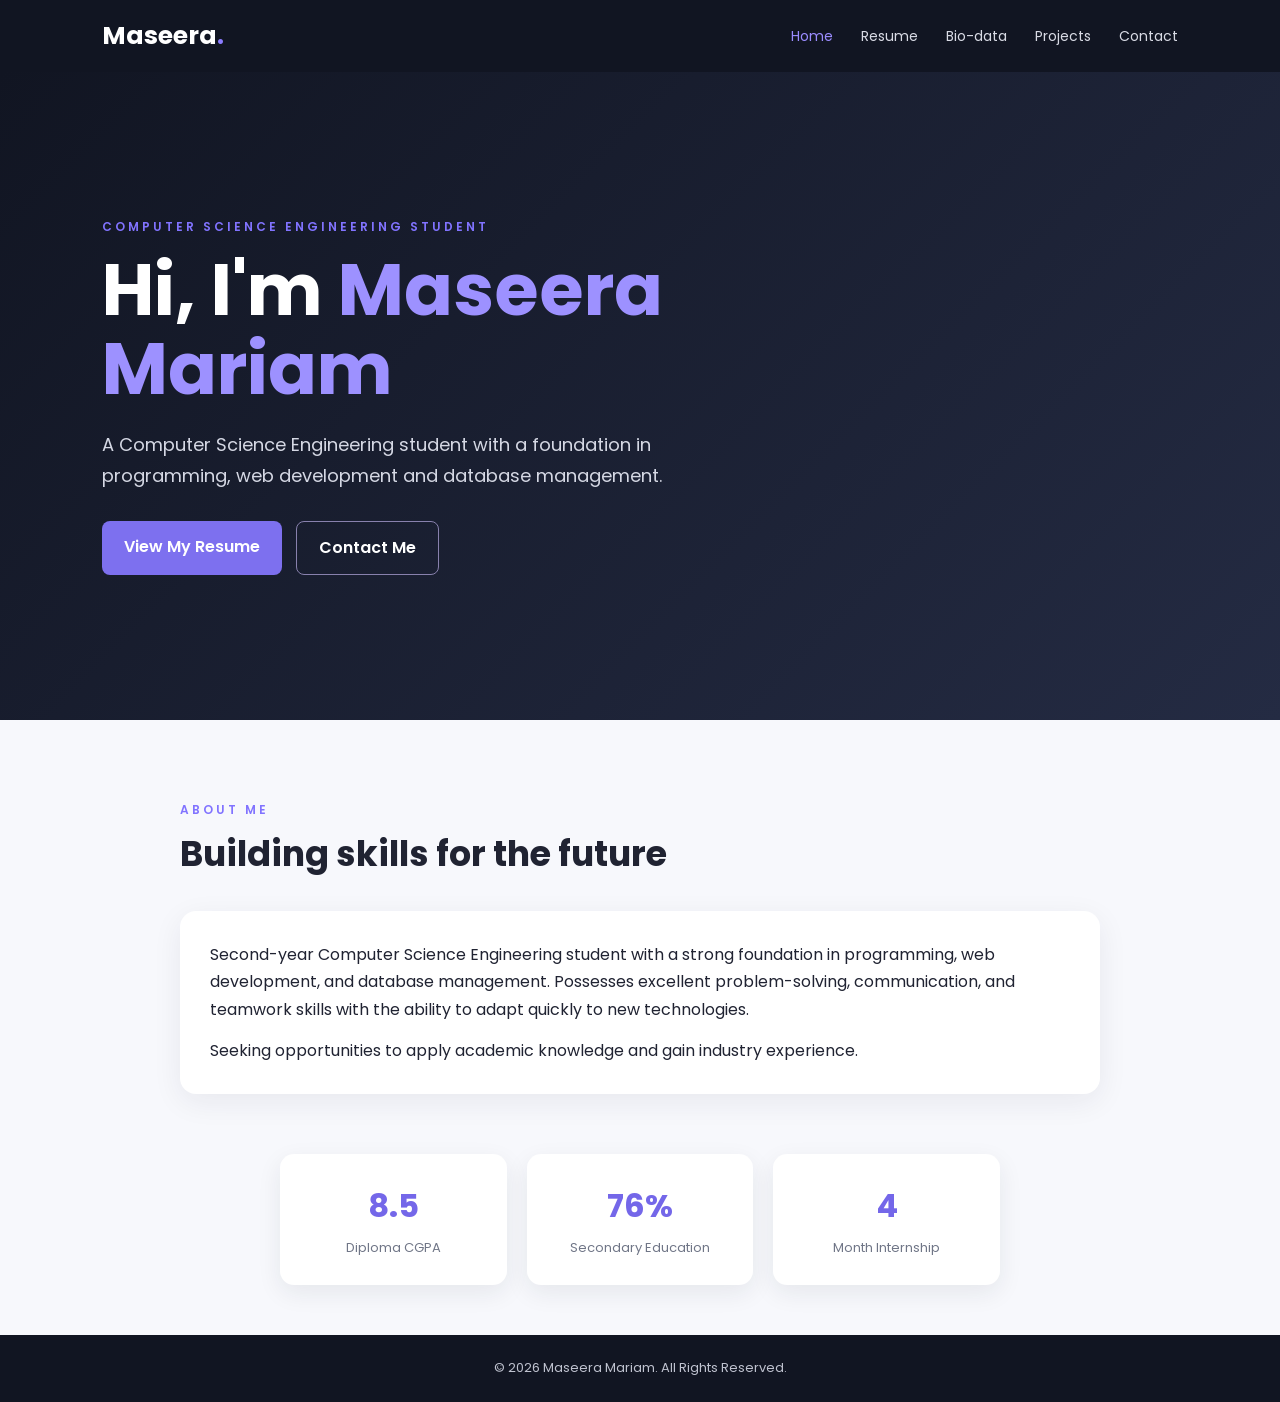
<file: index.html>
<!DOCTYPE html>
<html lang="en">
<head>
    <meta charset="UTF-8">
    <meta name="viewport" content="width=device-width, initial-scale=1.0">
    <title>Maseera Mariam | Portfolio</title>
    <link rel="stylesheet" href="style.css">
</head>
<body>
<header>
    <nav class="navbar">
        <a class="logo" href="index.html">Maseera<span>.</span></a>
        <button class="menu-btn" id="menuBtn">☰</button>
        <ul class="nav-links" id="navLinks">
            <li><a class="active" href="index.html">Home</a></li>
            <li><a href="resume.html">Resume</a></li>
            <li><a href="biodata.html">Bio-data</a></li>
            <li><a href="projects.html">Projects</a></li>
            <li><a href="contact.html">Contact</a></li>
        </ul>
    </nav>
</header>

<main>
<section class="hero">
    <div class="hero-content">
        <p class="eyebrow">COMPUTER SCIENCE ENGINEERING STUDENT</p>
        <h1>Hi, I'm <span>Maseera Mariam</span></h1>
        <p class="hero-text">A Computer Science Engineering student with a foundation in programming, web development and database management.</p>
        <div class="buttons">
            <a class="btn" href="resume.html">View My Resume</a>
            <a class="btn outline" href="contact.html">Contact Me</a>
        </div>
    </div>
</section>

<section class="section">
    <div class="section-heading">
        <p class="eyebrow">ABOUT ME</p>
        <h2>Building skills for the future</h2>
    </div>
    <div class="about-card">
        <p>Second-year Computer Science Engineering student with a strong foundation in programming, web development, and database management. Possesses excellent problem-solving, communication, and teamwork skills with the ability to adapt quickly to new technologies.</p>
        <p>Seeking opportunities to apply academic knowledge and gain industry experience.</p>
    </div>
</section>

<section class="stats">
    <div><strong>8.5</strong><span>Diploma CGPA</span></div>
    <div><strong>76%</strong><span>Secondary Education</span></div>
    <div><strong>4</strong><span>Month Internship</span></div>
</section>
</main>

<footer>
    <p>© <span id="year"></span> Maseera Mariam. All Rights Reserved.</p>
</footer>

<script src="https://code.jquery.com/jquery-3.7.1.min.js"></script>
<script src="script.js"></script>
</body>
</html>
</file>
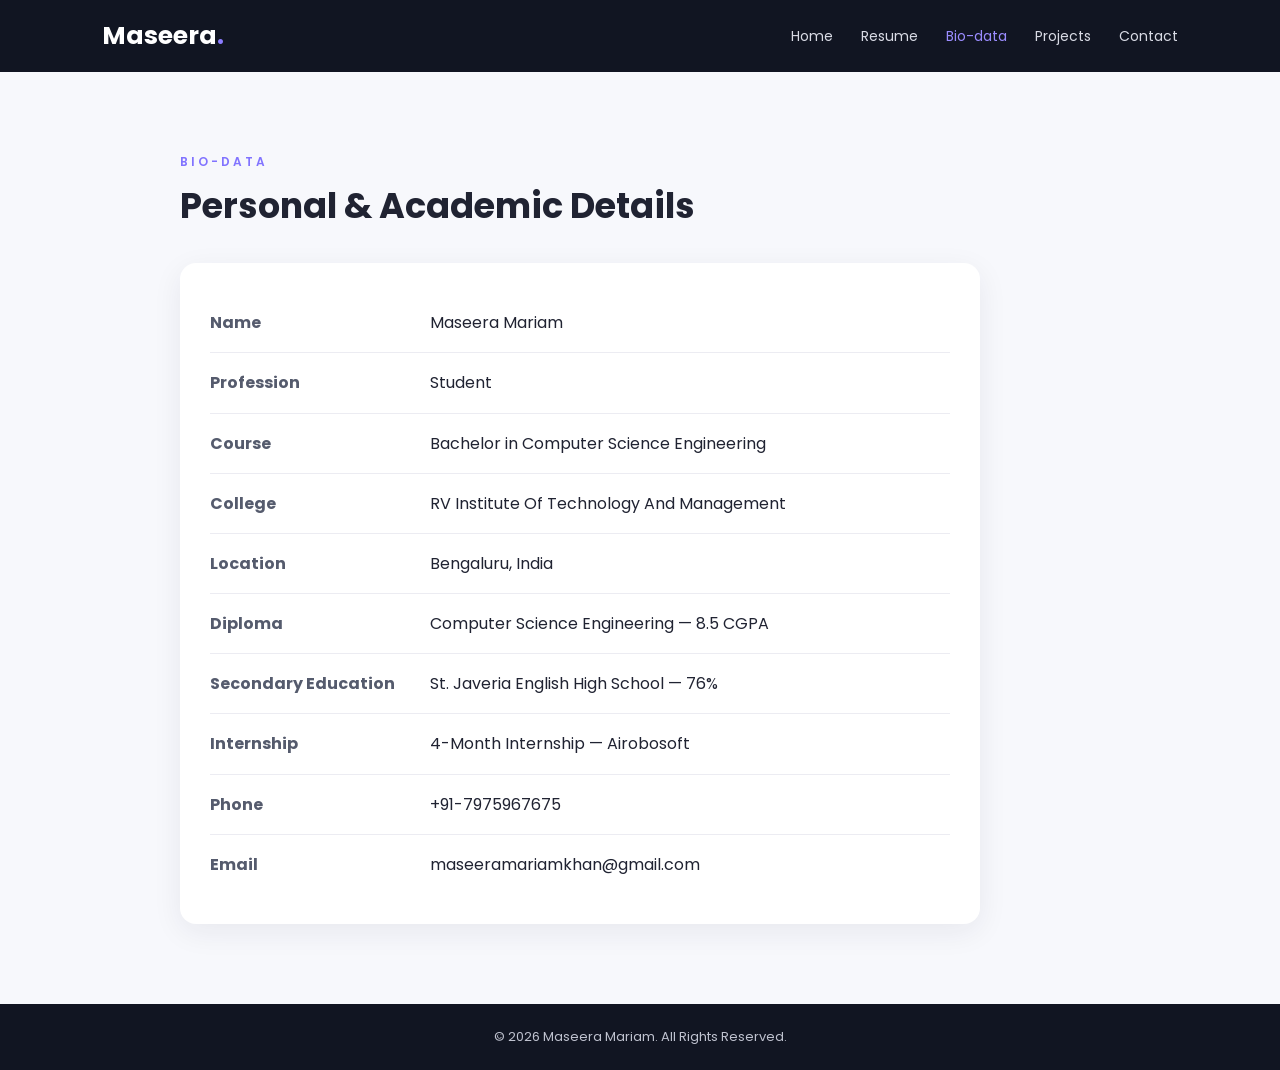
<file: biodata.html>
<!DOCTYPE html>
<html lang="en">
<head>
    <meta charset="UTF-8">
    <meta name="viewport" content="width=device-width, initial-scale=1.0">
    <title>Bio-data | Maseera Mariam</title>
    <link rel="stylesheet" href="style.css">
</head>
<body>
<header>
<nav class="navbar">
    <a class="logo" href="index.html">Maseera<span>.</span></a>
    <button class="menu-btn" id="menuBtn">☰</button>
    <ul class="nav-links" id="navLinks">
        <li><a href="index.html">Home</a></li>
        <li><a href="resume.html">Resume</a></li>
        <li><a class="active" href="biodata.html">Bio-data</a></li>
        <li><a href="projects.html">Projects</a></li>
        <li><a href="contact.html">Contact</a></li>
    </ul>
</nav>
</header>

<main class="page">
<section class="section">
    <div class="section-heading">
        <p class="eyebrow">BIO-DATA</p>
        <h1>Personal & Academic Details</h1>
    </div>

    <div class="biodata-card">
        <div class="bio-row"><strong>Name</strong><span>Maseera Mariam</span></div>
        <div class="bio-row"><strong>Profession</strong><span>Student</span></div>
        <div class="bio-row"><strong>Course</strong><span>Bachelor in Computer Science Engineering</span></div>
        <div class="bio-row"><strong>College</strong><span>RV Institute Of Technology And Management</span></div>
        <div class="bio-row"><strong>Location</strong><span>Bengaluru, India</span></div>
        <div class="bio-row"><strong>Diploma</strong><span>Computer Science Engineering — 8.5 CGPA</span></div>
        <div class="bio-row"><strong>Secondary Education</strong><span>St. Javeria English High School — 76%</span></div>
        <div class="bio-row"><strong>Internship</strong><span>4-Month Internship — Airobosoft</span></div>
        <div class="bio-row"><strong>Phone</strong><span>+91-7975967675</span></div>
        <div class="bio-row"><strong>Email</strong><span>maseeramariamkhan@gmail.com</span></div>
    </div>
</section>
</main>

<footer><p>© <span id="year"></span> Maseera Mariam. All Rights Reserved.</p></footer>
<script src="https://code.jquery.com/jquery-3.7.1.min.js"></script>
<script src="script.js"></script>
</body>
</html>
</file>
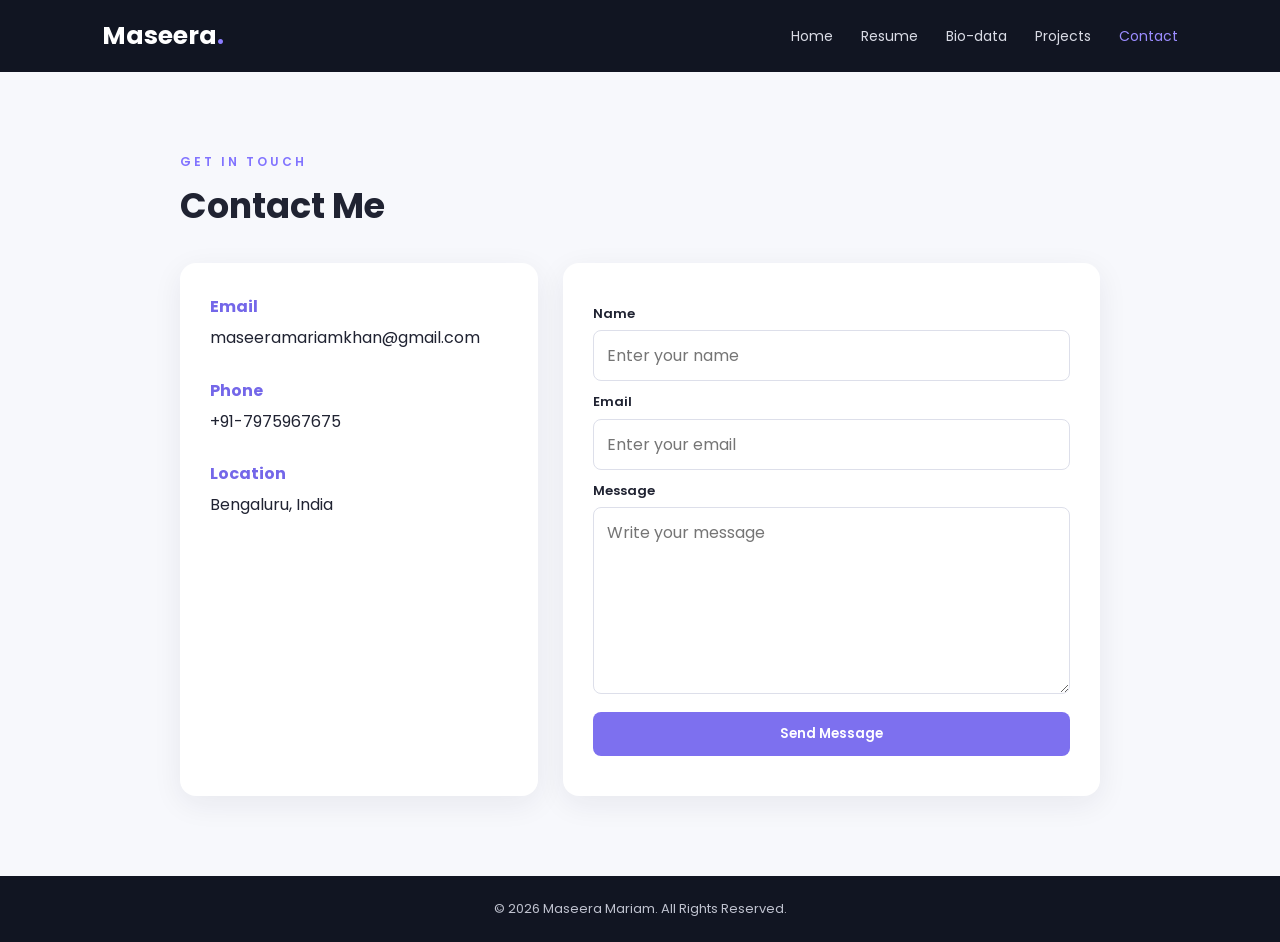
<file: contact.html>
<!DOCTYPE html>
<html lang="en">
<head>
    <meta charset="UTF-8">
    <meta name="viewport" content="width=device-width, initial-scale=1.0">
    <title>Contact | Maseera Mariam</title>
    <link rel="stylesheet" href="style.css">
</head>
<body>
<header>
<nav class="navbar">
    <a class="logo" href="index.html">Maseera<span>.</span></a>
    <button class="menu-btn" id="menuBtn">☰</button>
    <ul class="nav-links" id="navLinks">
        <li><a href="index.html">Home</a></li>
        <li><a href="resume.html">Resume</a></li>
        <li><a href="biodata.html">Bio-data</a></li>
        <li><a href="projects.html">Projects</a></li>
        <li><a class="active" href="contact.html">Contact</a></li>
    </ul>
</nav>
</header>

<main class="page">
<section class="section">
    <div class="section-heading">
        <p class="eyebrow">GET IN TOUCH</p>
        <h1>Contact Me</h1>
    </div>

    <div class="contact-grid">
        <div class="contact-info">
            <div><strong>Email</strong><p>maseeramariamkhan@gmail.com</p></div>
            <div><strong>Phone</strong><p>+91-7975967675</p></div>
            <div><strong>Location</strong><p>Bengaluru, India</p></div>
        </div>

        <form id="contactForm" class="contact-form">
            <label for="name">Name</label>
            <input id="name" type="text" placeholder="Enter your name">

            <label for="email">Email</label>
            <input id="email" type="email" placeholder="Enter your email">

            <label for="message">Message</label>
            <textarea id="message" rows="6" placeholder="Write your message"></textarea>

            <button class="btn" type="submit">Send Message</button>
            <p id="formMessage" class="form-message"></p>
        </form>
    </div>
</section>
</main>

<footer><p>© <span id="year"></span> Maseera Mariam. All Rights Reserved.</p></footer>
<script src="https://code.jquery.com/jquery-3.7.1.min.js"></script>
<script src="script.js"></script>
</body>
</html>
</file>
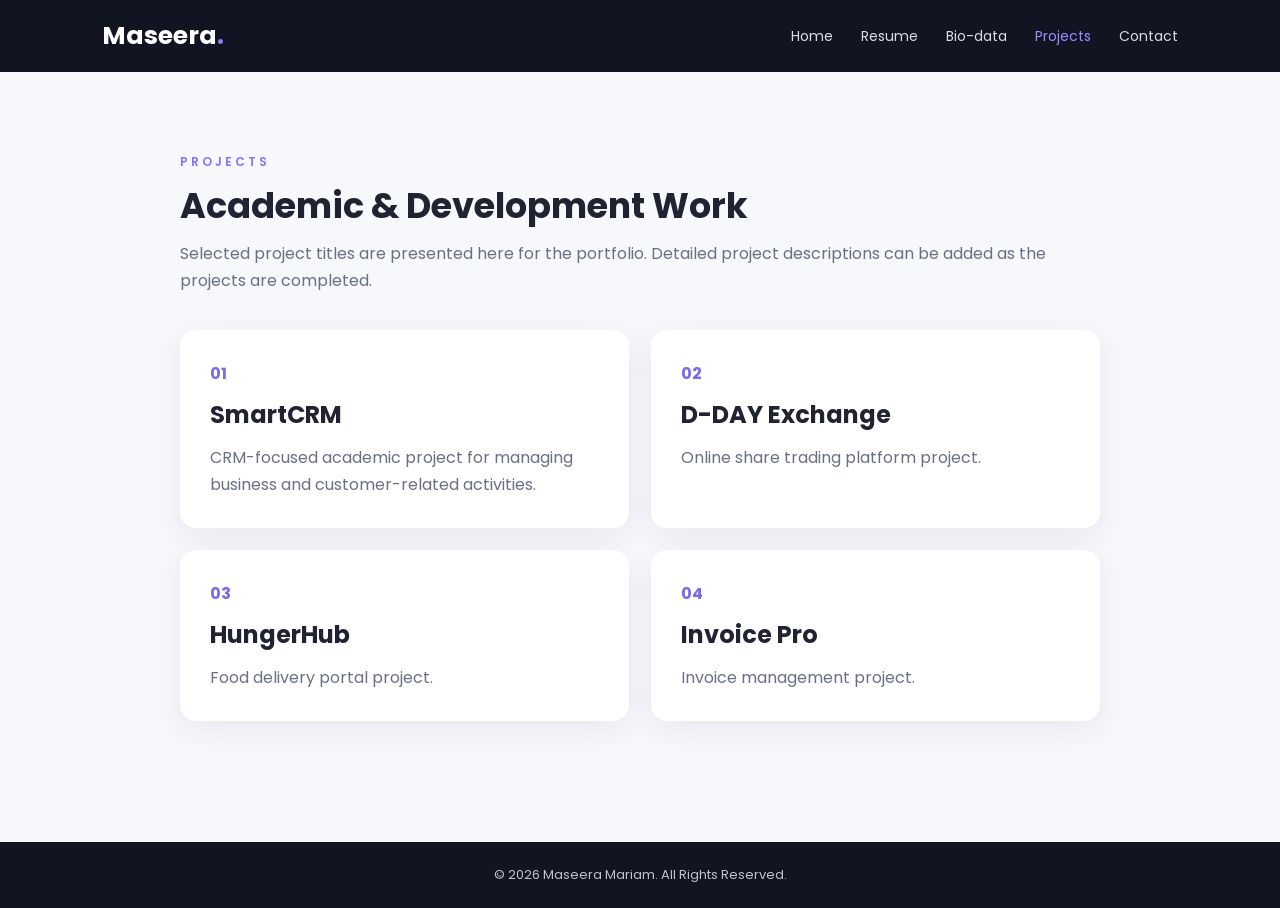
<file: projects.html>
<!DOCTYPE html>
<html lang="en">
<head>
    <meta charset="UTF-8">
    <meta name="viewport" content="width=device-width, initial-scale=1.0">
    <title>Projects | Maseera Mariam</title>
    <link rel="stylesheet" href="style.css">
</head>
<body>
<header>
<nav class="navbar">
    <a class="logo" href="index.html">Maseera<span>.</span></a>
    <button class="menu-btn" id="menuBtn">☰</button>
    <ul class="nav-links" id="navLinks">
        <li><a href="index.html">Home</a></li>
        <li><a href="resume.html">Resume</a></li>
        <li><a href="biodata.html">Bio-data</a></li>
        <li><a class="active" href="projects.html">Projects</a></li>
        <li><a href="contact.html">Contact</a></li>
    </ul>
</nav>
</header>

<main class="page">
<section class="section">
    <div class="section-heading">
        <p class="eyebrow">PROJECTS</p>
        <h1>Academic & Development Work</h1>
        <p>Selected project titles are presented here for the portfolio. Detailed project descriptions can be added as the projects are completed.</p>
    </div>

    <div class="project-grid">
        <article class="project-card"><span>01</span><h2>SmartCRM</h2><p>CRM-focused academic project for managing business and customer-related activities.</p></article>
        <article class="project-card"><span>02</span><h2>D-DAY Exchange</h2><p>Online share trading platform project.</p></article>
        <article class="project-card"><span>03</span><h2>HungerHub</h2><p>Food delivery portal project.</p></article>
        <article class="project-card"><span>04</span><h2>Invoice Pro</h2><p>Invoice management project.</p></article>
    </div>
</section>
</main>

<footer><p>© <span id="year"></span> Maseera Mariam. All Rights Reserved.</p></footer>
<script src="https://code.jquery.com/jquery-3.7.1.min.js"></script>
<script src="script.js"></script>
</body>
</html>
</file>
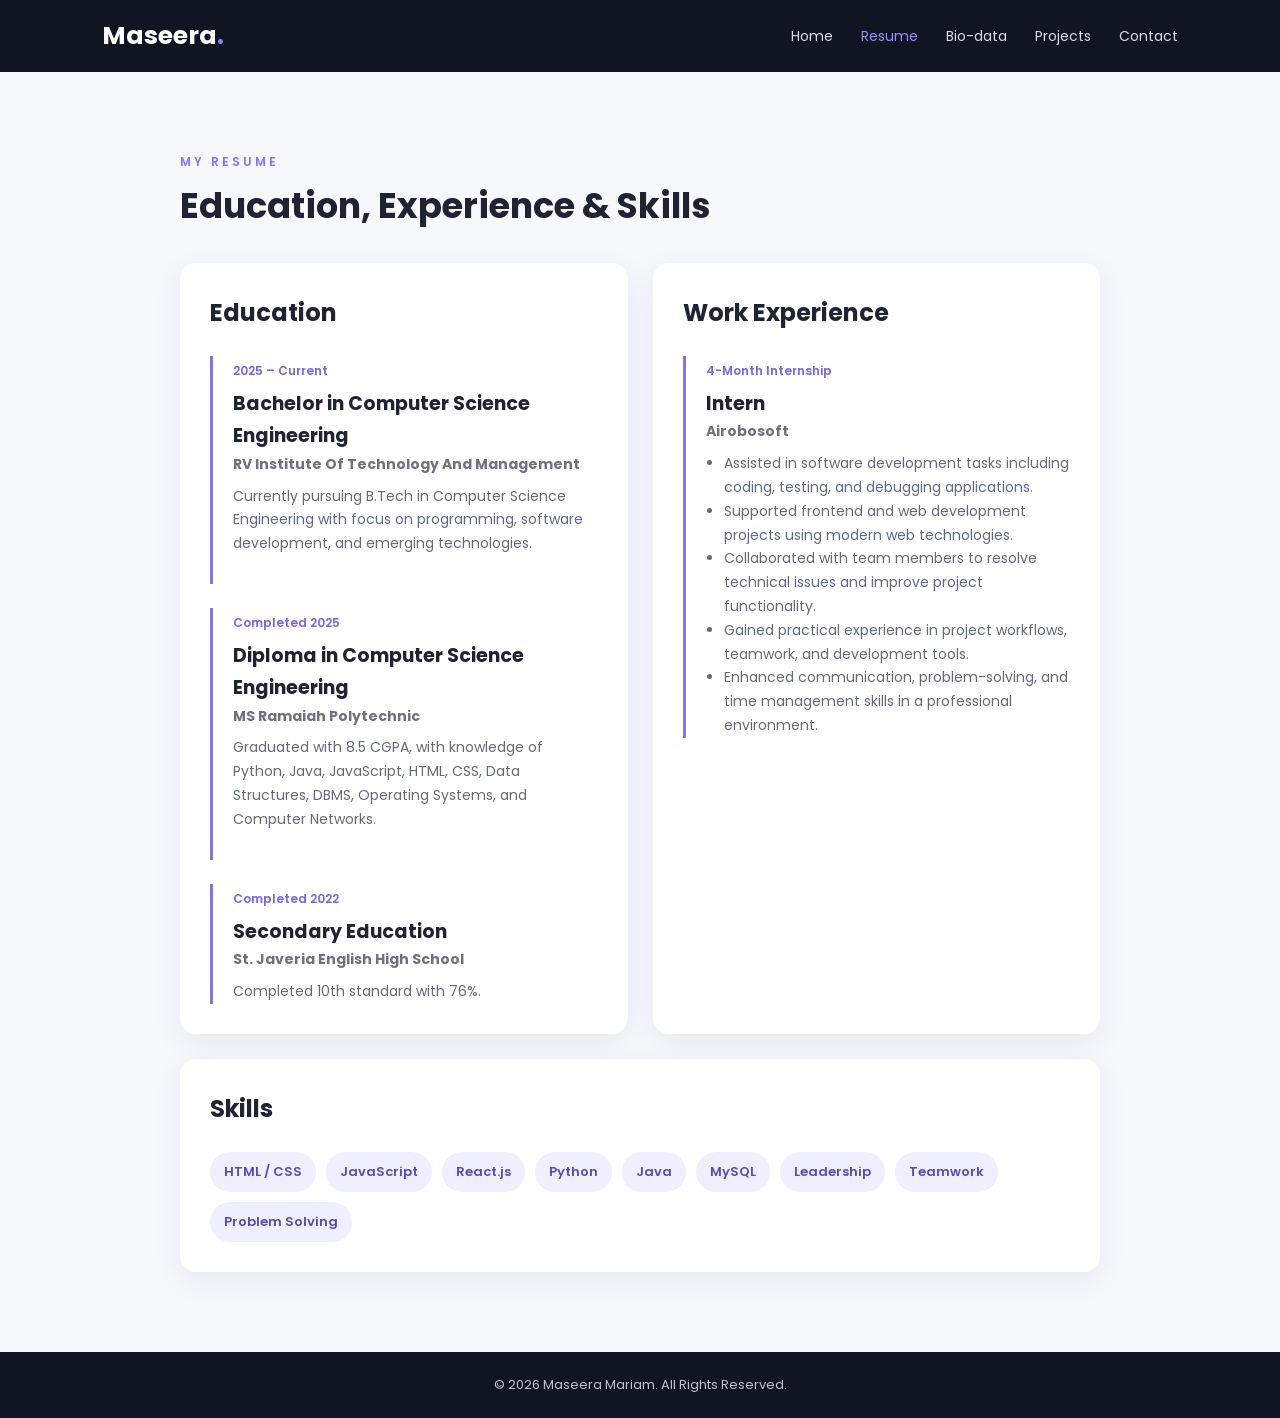
<file: resume.html>
<!DOCTYPE html>
<html lang="en">
<head>
    <meta charset="UTF-8">
    <meta name="viewport" content="width=device-width, initial-scale=1.0">
    <title>Resume | Maseera Mariam</title>
    <link rel="stylesheet" href="style.css">
</head>
<body>
<header>
<nav class="navbar">
    <a class="logo" href="index.html">Maseera<span>.</span></a>
    <button class="menu-btn" id="menuBtn">☰</button>
    <ul class="nav-links" id="navLinks">
        <li><a href="index.html">Home</a></li>
        <li><a class="active" href="resume.html">Resume</a></li>
        <li><a href="biodata.html">Bio-data</a></li>
        <li><a href="projects.html">Projects</a></li>
        <li><a href="contact.html">Contact</a></li>
    </ul>
</nav>
</header>

<main class="page">
<section class="section">
    <div class="section-heading">
        <p class="eyebrow">MY RESUME</p>
        <h1>Education, Experience & Skills</h1>
    </div>

    <div class="resume-grid">
        <div class="resume-card">
            <h2>Education</h2>
            <article class="timeline-item">
                <span>2025 – Current</span>
                <h3>Bachelor in Computer Science Engineering</h3>
                <h4>RV Institute Of Technology And Management</h4>
                <p>Currently pursuing B.Tech in Computer Science Engineering with focus on programming, software development, and emerging technologies.</p>
            </article>
            <article class="timeline-item">
                <span>Completed 2025</span>
                <h3>Diploma in Computer Science Engineering</h3>
                <h4>MS Ramaiah Polytechnic</h4>
                <p>Graduated with 8.5 CGPA, with knowledge of Python, Java, JavaScript, HTML, CSS, Data Structures, DBMS, Operating Systems, and Computer Networks.</p>
            </article>
            <article class="timeline-item">
                <span>Completed 2022</span>
                <h3>Secondary Education</h3>
                <h4>St. Javeria English High School</h4>
                <p>Completed 10th standard with 76%.</p>
            </article>
        </div>

        <div class="resume-card">
            <h2>Work Experience</h2>
            <article class="timeline-item">
                <span>4-Month Internship</span>
                <h3>Intern</h3>
                <h4>Airobosoft</h4>
                <ul>
                    <li>Assisted in software development tasks including coding, testing, and debugging applications.</li>
                    <li>Supported frontend and web development projects using modern web technologies.</li>
                    <li>Collaborated with team members to resolve technical issues and improve project functionality.</li>
                    <li>Gained practical experience in project workflows, teamwork, and development tools.</li>
                    <li>Enhanced communication, problem-solving, and time management skills in a professional environment.</li>
                </ul>
            </article>
        </div>
    </div>

    <div class="resume-card skills-card">
        <h2>Skills</h2>
        <div class="skill-list">
            <span>HTML / CSS</span><span>JavaScript</span><span>React.js</span>
            <span>Python</span><span>Java</span><span>MySQL</span>
            <span>Leadership</span><span>Teamwork</span><span>Problem Solving</span>
        </div>
    </div>
</section>
</main>

<footer><p>© <span id="year"></span> Maseera Mariam. All Rights Reserved.</p></footer>
<script src="https://code.jquery.com/jquery-3.7.1.min.js"></script>
<script src="script.js"></script>
</body>
</html>
</file>
<file: style.css>
@import url('https://fonts.googleapis.com/css2?family=Poppins:wght@300;400;500;600;700&display=swap');

*{box-sizing:border-box;margin:0;padding:0}
html{scroll-behavior:smooth}
body{font-family:'Poppins',sans-serif;background:#f7f8fc;color:#202332;line-height:1.7}
a{text-decoration:none;color:inherit}
.navbar{min-height:72px;background:#111522;color:white;display:flex;align-items:center;justify-content:space-between;padding:0 8%;position:sticky;top:0;z-index:10}
.logo{font-size:25px;font-weight:700}.logo span{color:#8b7cff}
.nav-links{display:flex;gap:28px;list-style:none}.nav-links a{font-size:14px;color:#d9dbe5;transition:.2s}.nav-links a:hover,.nav-links a.active{color:#9b8cff}
.menu-btn{display:none;background:none;border:0;color:white;font-size:25px}
.hero{min-height:72vh;display:flex;align-items:center;padding:70px 8%;background:linear-gradient(135deg,#111522,#242b43)}
.hero-content{max-width:800px;color:white}.eyebrow{font-size:12px;letter-spacing:3px;font-weight:600;color:#8173ff;margin-bottom:12px}
.hero h1{font-size:clamp(40px,7vw,72px);line-height:1.1;margin-bottom:22px}.hero h1 span{color:#9d91ff}
.hero-text{font-size:18px;color:#d5d8e4;max-width:650px;margin-bottom:30px}
.buttons{display:flex;gap:14px;flex-wrap:wrap}
.btn{display:inline-block;border:0;border-radius:8px;background:#7d70ef;color:white;padding:12px 22px;font-family:inherit;font-weight:600;cursor:pointer;transition:.2s}
.btn:hover{transform:translateY(-2px);opacity:.9}.btn.outline{background:transparent;border:1px solid #8881ad}
.section{max-width:1100px;margin:auto;padding:80px 7%}.section-heading{margin-bottom:35px}.section-heading h1,.section-heading h2{font-size:35px;line-height:1.25;margin-bottom:12px}.section-heading>p:not(.eyebrow){color:#687083}
.about-card,.resume-card,.biodata-card,.contact-info,.contact-form,.project-card{background:white;border-radius:16px;padding:30px;box-shadow:0 8px 30px rgba(30,35,55,.07)}
.about-card p+p{margin-top:14px}
.stats{display:grid;grid-template-columns:repeat(3,1fr);gap:20px;max-width:900px;margin:-20px auto 50px;padding:0 7%}
.stats div{background:white;border-radius:14px;padding:25px;text-align:center;box-shadow:0 8px 25px rgba(30,35,55,.08)}
.stats strong{display:block;font-size:32px;color:#7467e9}.stats span{font-size:13px;color:#707687}
.page{min-height:calc(100vh - 130px)}
.resume-grid{display:grid;grid-template-columns:1fr 1fr;gap:25px}.resume-card h2{margin-bottom:22px}
.timeline-item{border-left:3px solid #8275ef;padding:0 0 28px 20px;margin-bottom:24px}.timeline-item:last-child{margin-bottom:0;padding-bottom:0}
.timeline-item span{font-size:12px;color:#7467e9;font-weight:600}.timeline-item h3{font-size:19px;margin-top:5px}.timeline-item h4{font-size:14px;color:#6c7280;margin-bottom:8px}.timeline-item p,.timeline-item li{font-size:14px;color:#626979}.timeline-item ul{padding-left:18px}
.skills-card{margin-top:25px}.skill-list{display:flex;flex-wrap:wrap;gap:10px}.skill-list span{padding:9px 14px;background:#f0efff;color:#574bb9;border-radius:30px;font-size:13px;font-weight:600}
.biodata-card{max-width:800px}.bio-row{display:grid;grid-template-columns:220px 1fr;padding:16px 0;border-bottom:1px solid #ececf2}.bio-row:last-child{border-bottom:0}.bio-row strong{color:#555b6d}
.project-grid{display:grid;grid-template-columns:repeat(2,1fr);gap:22px}.project-card{transition:.2s}.project-card:hover{transform:translateY(-5px)}.project-card span{color:#776be8;font-weight:700}.project-card h2{margin:8px 0}.project-card p{color:#687083}
.contact-grid{display:grid;grid-template-columns:.8fr 1.2fr;gap:25px}.contact-info div+div{margin-top:25px}.contact-info strong{color:#7467e9}.contact-info p{margin-top:4px}
.contact-form{display:flex;flex-direction:column}.contact-form label{font-size:13px;font-weight:600;margin:10px 0 5px}.contact-form input,.contact-form textarea{font:inherit;border:1px solid #dddfea;border-radius:8px;padding:11px 13px;outline:none}.contact-form input:focus,.contact-form textarea:focus{border-color:#7d70ef}.contact-form .btn{margin-top:18px}.form-message{font-size:13px;margin-top:10px}
footer{background:#111522;color:#bfc2cf;text-align:center;padding:22px;font-size:13px}

@media(max-width:760px){
.navbar{padding:0 6%}.menu-btn{display:block}.nav-links{display:none;position:absolute;top:72px;left:0;width:100%;background:#111522;padding:15px 6%;flex-direction:column;gap:12px}.nav-links.open{display:flex}
.hero{padding:60px 7%;min-height:65vh}.hero-text{font-size:16px}
.section{padding:55px 6%}.section-heading h1,.section-heading h2{font-size:29px}
.stats,.resume-grid,.project-grid,.contact-grid{grid-template-columns:1fr}.stats{margin:0 auto 20px;padding:0 6%}.bio-row{grid-template-columns:1fr;gap:3px}
}
</file>
